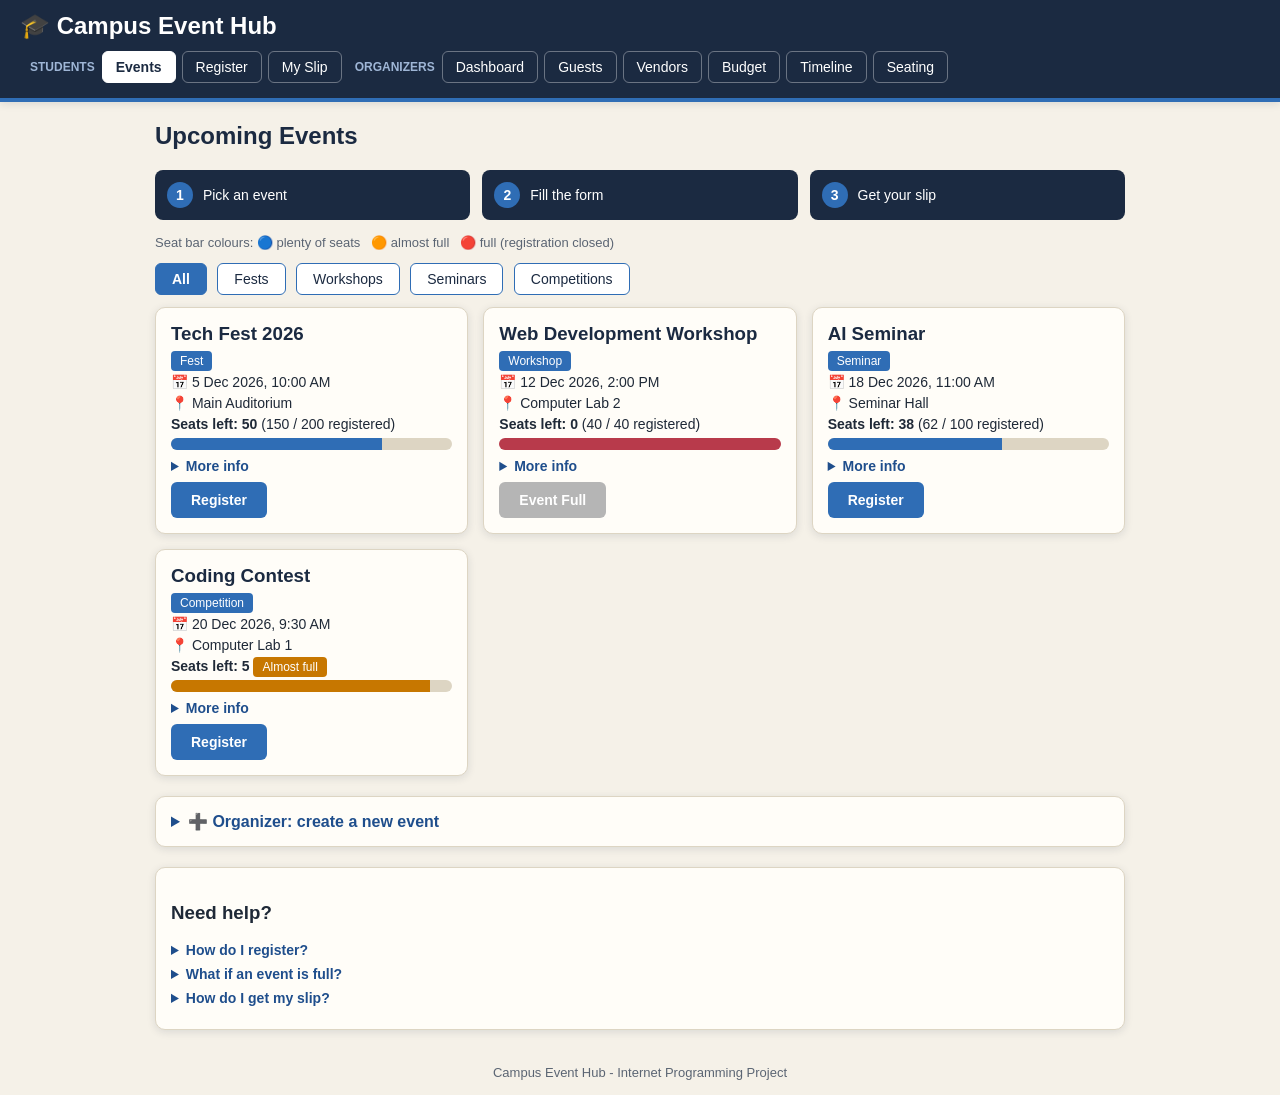
<file: index.html>
<!DOCTYPE html>
<html lang="en">
<head>
  <meta charset="UTF-8">
  <meta name="viewport" content="width=device-width, initial-scale=1.0">
  <title>Campus Event Hub</title>

  <style>
       /* ===================================================
       CAMPUS EVENT HUB - professional navy + blue + beige
       =================================================== */

    /* ----- colours (change them all here) ----- */
    :root {
      --navy: #1b2a41;        /* header, table headings */
      --blue: #2f6db5;        /* buttons, highlights */
      --blue-dark: #1f4e8c;   /* button hover */
      --blue-light: #e8f0fa;  /* light blue background */
      --beige: #f5f1e8;       /* page background */
      --beige-dark: #ddd5c3;  /* borders */
      --card: #fffdf8;        /* card background */
      --text: #1f2937;        /* main text */
      --muted: #5b6573;       /* small grey text */
      --green: #2e7d5b;
      --orange: #c77700;
      --red: #b83a4b;
      --grey: #6b7280;
      --shadow: 0 2px 8px rgba(27, 42, 65, 0.12);
    }

    * { box-sizing: border-box; }
    html { scroll-behavior: smooth; }

    body {
      font-family: Arial, sans-serif;
      margin: 0;
      background: var(--beige);
      color: var(--text);
    }

    /* ----- header + menu (stays on top while scrolling) ----- */
    header {
      background: var(--navy);
      padding: 12px 20px;
      position: sticky;
      top: 0;
      z-index: 5;
      border-bottom: 4px solid var(--blue);
      box-shadow: var(--shadow);
    }

    header h1 {
      margin: 0 0 8px 0;
      font-size: 24px;
      color: white;
    }

    nav { display: flex; flex-wrap: wrap; align-items: center; }

    .nav-title {
      color: #9fb6d6;
      font-size: 12px;
      font-weight: bold;
      margin: 0 4px 0 10px;
    }

    nav a {
      display: inline-block;
      color: white;
      text-decoration: none;
      padding: 7px 13px;
      margin: 3px;
      border-radius: 6px;
      border: 1px solid rgba(255, 255, 255, 0.35);
      font-size: 14px;
      transition: 0.3s;
    }

    nav a:hover { background: var(--blue); border-color: var(--blue); }

    /* the menu button of the page you are on is highlighted */
    body:not(:has(:target)) nav a[href="#events"],
    body:has(#events:target, #events :target) nav a[href="#events"],
    body:has(#register:target) nav a[href="#register"],
    body:has(#slip:target) nav a[href="#slip"],
    body:has(#dashboard:target) nav a[href="#dashboard"],
    body:has(#guests:target, #guests :target) nav a[href="#guests"],
    body:has(#vendors:target, #vendors :target) nav a[href="#vendors"],
    body:has(#budget:target, #budget :target) nav a[href="#budget"],
    body:has(#timeline:target, #timeline :target) nav a[href="#timeline"],
    body:has(#seating:target, #seating :target) nav a[href="#seating"] {
      background: white;
      color: var(--navy);
      border-color: white;
      font-weight: bold;
    }

    main { max-width: 1000px; margin: 20px auto; padding: 0 15px; }
    footer { text-align: center; padding: 15px; color: var(--muted); font-size: 13px; }
    .note { font-size: 13px; color: var(--muted); }
    h2 { color: var(--navy); }

    /* ----- PAGES: only one page is visible at a time ----- */
    .page { display: none; scroll-margin-top: 140px; }
    .page:target { display: block; }
    .page:has(:target) { display: block; }
    body:not(:has(:target)) #events { display: block; }   /* first page by default */

    /* ----- cards ----- */
    .card {
      background: var(--card);
      padding: 15px;
      border-radius: 10px;
      margin-bottom: 20px;
      border: 1px solid var(--beige-dark);
      box-shadow: var(--shadow);
      transition: 0.3s;
    }
    .card:hover {
      transform: translateY(-3px);
      border-color: var(--blue);
    }

    /* ----- buttons ----- */
    .btn, button {
      display: inline-block;
      background: var(--blue);
      color: white;
      font-weight: bold;
      border: none;
      padding: 10px 20px;
      border-radius: 6px;
      font-size: 14px;
      text-decoration: none;
      cursor: pointer;
      transition: 0.3s;
    }
    .btn:hover, button:hover { background: var(--blue-dark); transform: translateY(-2px); }
    .btn.disabled { background: #b5b5b5; color: #fff; cursor: not-allowed; }
    .btn.disabled:hover { background: #b5b5b5; transform: none; }

    /* ----- how it works strip ----- */
    .steps { display: grid; grid-template-columns: repeat(auto-fit, minmax(180px, 1fr)); gap: 12px; margin-bottom: 15px; }
    .step { background: var(--navy); color: white; padding: 12px; border-radius: 8px; font-size: 14px; }
    .step b {
      display: inline-block; background: var(--blue); color: white;
      width: 26px; height: 26px; line-height: 26px; text-align: center;
      border-radius: 50%; margin-right: 6px;
    }

    /* ----- FILTER BUTTONS (hidden radio + label) ----- */
    .filterbox > input { display: none; }

    .filterbox > label {
      display: inline-block;
      background: white;
      color: var(--navy);
      border: 1px solid var(--blue);
      padding: 7px 16px;
      margin: 0 6px 12px 0;
      border-radius: 6px;
      font-size: 14px;
      font-weight: normal;
      cursor: pointer;
      transition: 0.3s;
    }
    .filterbox > label:hover { background: var(--blue-light); }

    /* chosen button is highlighted */
    .filterbox > input:checked + label {
      background: var(--blue);
      color: white;
      font-weight: bold;
    }

    /* events page: hide cards that do not match */
    #ev-fest:checked ~ .events .card:not(.fest),
    #ev-workshop:checked ~ .events .card:not(.workshop),
    #ev-seminar:checked ~ .events .card:not(.seminar),
    #ev-competition:checked ~ .events .card:not(.competition) { display: none; }

    /* guests page: hide rows that do not match */
    #g-yes:checked ~ .table-wrap tbody tr:not(.yes),
    #g-no:checked ~ .table-wrap tbody tr:not(.no),
    #g-pending:checked ~ .table-wrap tbody tr:not(.pending) { display: none; }

    /* vendors page: hide rows that do not match */
    #v-confirmed:checked ~ .table-wrap tbody tr:not(.confirmed),
    #v-contacted:checked ~ .table-wrap tbody tr:not(.contacted),
    #v-notcontacted:checked ~ .table-wrap tbody tr:not(.notcontacted) { display: none; }

    /* ----- event cards ----- */
    .events { display: grid; grid-template-columns: repeat(auto-fill, minmax(250px, 1fr)); gap: 15px; margin-bottom: 20px; }
    .events .card { margin-bottom: 0; }
    .events h3 { margin: 0 0 6px 0; color: var(--navy); }
    .events p { margin: 5px 0; font-size: 14px; }

    /* click to open boxes */
    details { margin: 8px 0; }
    summary { cursor: pointer; color: var(--blue-dark); font-weight: bold; font-size: 14px; }
    summary:hover { text-decoration: underline; }
    details p { background: var(--blue-light); padding: 6px 8px; border-radius: 6px; font-size: 14px; }
    details.card summary { font-size: 16px; }

    /* ----- seat / progress bars (they grow when the page opens) ----- */
    .progress { background: var(--beige-dark); border-radius: 10px; height: 12px; overflow: hidden; margin: 6px 0; }
    .bar { background: var(--blue); height: 100%; animation: grow 1.2s ease; }
    .bar.warn { background: var(--orange); }
    .bar.full { background: var(--red); }
    @keyframes grow { from { width: 0; } }

    /* ----- badges ----- */
    .badge { padding: 3px 9px; border-radius: 4px; font-size: 12px; color: white; white-space: nowrap; }
    .badge.green  { background: var(--green); }
    .badge.red    { background: var(--red); }
    .badge.grey   { background: var(--grey); }
    .badge.orange { background: var(--orange); }
    .badge.blue   { background: var(--blue); }

    /* ----- forms ----- */
    .form-grid { display: grid; grid-template-columns: repeat(auto-fit, minmax(220px, 1fr)); gap: 12px; margin-bottom: 12px; }

    label { display: flex; flex-direction: column; font-size: 14px; font-weight: bold; }

    input, select, textarea {
      padding: 9px;
      margin-top: 4px;
      border: 1px solid #bdb6a3;
      border-radius: 6px;
      background: white;
      color: var(--text);
      font-size: 14px;
      font-weight: normal;
      font-family: Arial, sans-serif;
      transition: 0.3s;
    }

    /* blue outline when you click in a box */
    input:focus, select:focus, textarea:focus {
      outline: none;
      border-color: var(--blue);
      box-shadow: 0 0 0 3px rgba(47, 109, 181, 0.25);
    }

    /* red = wrong, green = correct */
    input:user-invalid, select:user-invalid, textarea:user-invalid { border-color: var(--red); background: #fdf1f2; }
    input:user-valid, textarea:user-valid { border-color: var(--green); }

    /* small help text, visible only while typing in that box */
    .hint { display: none; font-size: 12px; font-weight: normal; color: var(--blue-dark); margin-top: 3px; }
    input:focus ~ .hint, textarea:focus ~ .hint { display: block; }

    .agree { flex-direction: row; align-items: center; font-weight: normal; margin-bottom: 12px; }
    .agree input { margin: 0 8px 0 0; }

    /* ----- event choice cards (register page) ----- */
    .choice { position: relative; margin-bottom: 15px; }
    .choice input { position: absolute; opacity: 0; }
    .choice label {
      display: block; font-weight: normal; background: white;
      border: 1px solid var(--beige-dark); border-radius: 8px;
      padding: 10px 12px; margin-bottom: 8px; cursor: pointer; transition: 0.3s;
    }
    .choice label:hover { border-color: var(--blue); background: var(--blue-light); }
    .choice input:checked + label { border: 2px solid var(--blue); background: var(--blue-light); }
    .choice input:checked + label::after { content: "  ✔ Selected"; color: var(--blue-dark); font-weight: bold; }
    .choice input:disabled + label { opacity: 0.5; cursor: not-allowed; background: #eee; border-color: var(--beige-dark); }
    .choice label span { display: block; font-size: 13px; color: var(--muted); margin-top: 3px; }

    /* ----- success message (shown after a form is sent) ----- */
    .success-msg {
      display: none;
      background: #e7f4ed;
      color: #1e5a3f;
      border: 1px solid var(--green);
      border-left: 6px solid var(--green);
      padding: 12px 18px;
      border-radius: 6px;
      margin-bottom: 15px;
      font-weight: bold;
      scroll-margin-top: 140px;
    }
    .success-msg:target { display: block; }

    /* ----- dashboard ----- */
    .stats { display: grid; grid-template-columns: repeat(auto-fit, minmax(150px, 1fr)); gap: 12px; margin-bottom: 20px; }
    .stat {
      background: var(--card); padding: 15px; text-align: center; border-radius: 10px;
      border: 1px solid var(--beige-dark); border-top: 4px solid var(--blue);
      box-shadow: var(--shadow); transition: 0.3s;
    }
    .stat:hover { transform: translateY(-3px); }
    .stat .number { font-size: 24px; font-weight: bold; color: var(--navy); }
    .summary-text { font-weight: bold; color: var(--blue-dark); }

    /* ----- tables ----- */
    .table-wrap { overflow-x: auto; }
    table { width: 100%; border-collapse: collapse; }
    th, td { padding: 9px; border-bottom: 1px solid var(--beige-dark); text-align: left; font-size: 14px; }
    th { background: var(--navy); color: white; }
    tbody tr:hover { background: var(--blue-light); }

    .notif-list { list-style: none; padding: 0; margin: 0; }
    .notif-list li { padding: 10px; margin-bottom: 8px; background: white; border-left: 4px solid var(--blue); border-radius: 4px; font-size: 14px; }

    /* ----- timeline tick boxes ----- */
    label.task { flex-direction: row; align-items: center; font-weight: normal; }
    label.task input { margin: 0 8px 0 0; }
    label.task input:checked + span { text-decoration: line-through; color: #888; }

    /* ----- seating ----- */
    .tables-grid { display: grid; grid-template-columns: repeat(auto-fill, minmax(200px, 1fr)); gap: 12px; margin-bottom: 15px; }
    .table-card { border: 1px solid var(--blue); border-radius: 8px; padding: 10px; background: white; transition: 0.3s; }
    .table-card:hover { background: var(--blue-light); }
    .table-card h4 { margin: 0 0 4px 0; color: var(--navy); }
    .table-card ul { padding-left: 18px; margin: 8px 0 0 0; font-size: 14px; }

    .messages { padding-left: 18px; font-size: 14px; }
    .messages li { margin-bottom: 6px; }

    /* ----- confirmation slip ----- */
    .slip {
      max-width: 500px; margin: 0 auto 20px auto; background: white; padding: 20px;
      border: 2px dashed var(--blue); border-radius: 10px; box-shadow: var(--shadow);
    }
    .slip h2 { text-align: center; margin-top: 0; }
    .slip td:first-child { font-weight: bold; width: 40%; }
    .slip .confirmed { text-align: center; color: var(--green); font-size: 22px; font-weight: bold; margin-top: 15px; }
    .slip-buttons { text-align: center; }

    /* ----- printing: only the visible page (the slip) is printed ----- */
    @media print {
      header, footer, .no-print { display: none; }
      body { background: white; }
      .slip { box-shadow: none; }
    }

    /* ----- mobile ----- */
    @media (max-width: 600px) {
      header { position: static; }
      header h1 { font-size: 20px; }
      nav a { font-size: 12px; padding: 6px 10px; }
    }
  </style>
</head>

<body>

  <!-- ===================== HEADER + MENU ===================== -->
  <header>
    <h1>🎓 Campus Event Hub</h1>
    <nav>
      <span class="nav-title">STUDENTS</span>
      <a href="#events">Events</a>
      <a href="#register">Register</a>
      <a href="#slip">My Slip</a>

      <span class="nav-title">ORGANIZERS</span>
      <a href="#dashboard">Dashboard</a>
      <a href="#guests">Guests</a>
      <a href="#vendors">Vendors</a>
      <a href="#budget">Budget</a>
      <a href="#timeline">Timeline</a>
      <a href="#seating">Seating</a>
    </nav>
  </header>

  <main>

    <!-- =====================================================
         PAGE 1: EVENTS  (students browse events and seats)
         ===================================================== -->
    <section id="events" class="page">
      <div id="event-ok" class="success-msg">✔ Event created successfully!</div>

      <h2>Upcoming Events</h2>

      <div class="steps">
        <div class="step"><b>1</b> Pick an event</div>
        <div class="step"><b>2</b> Fill the form</div>
        <div class="step"><b>3</b> Get your slip</div>
      </div>

      <p class="note">Seat bar colours: 🔵 plenty of seats &nbsp; 🟠 almost full &nbsp; 🔴 full (registration closed)</p>

      <div class="filterbox">
        <input type="radio" name="evfilter" id="ev-all" checked>
        <label for="ev-all">All</label>
        <input type="radio" name="evfilter" id="ev-fest">
        <label for="ev-fest">Fests</label>
        <input type="radio" name="evfilter" id="ev-workshop">
        <label for="ev-workshop">Workshops</label>
        <input type="radio" name="evfilter" id="ev-seminar">
        <label for="ev-seminar">Seminars</label>
        <input type="radio" name="evfilter" id="ev-competition">
        <label for="ev-competition">Competitions</label>

        <div class="events">

          <div class="card fest">
            <h3>Tech Fest 2026</h3>
            <span class="badge blue">Fest</span>
            <p>📅 5 Dec 2026, 10:00 AM</p>
            <p>📍 Main Auditorium</p>
            <p><b>Seats left: 50</b> (150 / 200 registered)</p>
            <div class="progress"><div class="bar" style="width: 75%;"></div></div>
            <details>
              <summary>More info</summary>
              <p>A full-day fest with tech talks, project displays and fun games.</p>
              <p>✅ Eligibility: All students</p>
            </details>
            <a class="btn" href="#register">Register</a>
          </div>

          <div class="card workshop">
            <h3>Web Development Workshop</h3>
            <span class="badge blue">Workshop</span>
            <p>📅 12 Dec 2026, 2:00 PM</p>
            <p>📍 Computer Lab 2</p>
            <p><b>Seats left: 0</b> (40 / 40 registered)</p>
            <div class="progress"><div class="bar full" style="width: 100%;"></div></div>
            <details>
              <summary>More info</summary>
              <p>Hands-on workshop to build your first website with HTML and CSS.</p>
              <p>✅ Eligibility: CSE / IT, 1st and 2nd year</p>
            </details>
            <span class="btn disabled">Event Full</span>
          </div>

          <div class="card seminar">
            <h3>AI Seminar</h3>
            <span class="badge blue">Seminar</span>
            <p>📅 18 Dec 2026, 11:00 AM</p>
            <p>📍 Seminar Hall</p>
            <p><b>Seats left: 38</b> (62 / 100 registered)</p>
            <div class="progress"><div class="bar" style="width: 62%;"></div></div>
            <details>
              <summary>More info</summary>
              <p>An introduction to Artificial Intelligence by an industry guest.</p>
              <p>✅ Eligibility: All students</p>
            </details>
            <a class="btn" href="#register">Register</a>
          </div>

          <div class="card competition">
            <h3>Coding Contest</h3>
            <span class="badge blue">Competition</span>
            <p>📅 20 Dec 2026, 9:30 AM</p>
            <p>📍 Computer Lab 1</p>
            <p><b>Seats left: 5</b> <span class="badge orange">Almost full</span></p>
            <div class="progress"><div class="bar warn" style="width: 92%;"></div></div>
            <details>
              <summary>More info</summary>
              <p>Solve coding problems against the clock and win prizes.</p>
              <p>✅ Eligibility: All years</p>
            </details>
            <a class="btn" href="#register">Register</a>
          </div>

        </div>
      </div>

      <!-- organizer: create event (click to open) -->
      <details class="card">
        <summary>➕ Organizer: create a new event</summary>
        <form method="get" action="#event-ok">
          <div class="form-grid" style="margin-top: 12px;">
            <label>Event Title *
              <input type="text" name="title" required minlength="3" maxlength="60" placeholder="e.g. Robotics Workshop">
              <span class="hint">At least 3 letters.</span>
            </label>
            <label>Category *
              <select name="category" required>
                <option>Fest</option>
                <option>Workshop</option>
                <option>Seminar</option>
                <option>Competition</option>
              </select>
            </label>
            <label>Date *
              <input type="date" name="date" required>
            </label>
            <label>Time *
              <input type="time" name="time" required>
            </label>
            <label>Venue *
              <input type="text" name="venue" required maxlength="40" placeholder="e.g. Seminar Hall">
            </label>
            <label>Eligibility *
              <select name="eligibility" required>
                <option>All students</option>
                <option>1st year only</option>
                <option>CSE / IT only</option>
                <option>Final year only</option>
              </select>
            </label>
            <label>Seat Limit (1 - 500) *
              <input type="number" name="limit" required min="1" max="500" placeholder="e.g. 100">
              <span class="hint">No more students than this can register.</span>
            </label>
            <label>Description *
              <textarea name="description" rows="2" required minlength="10" maxlength="150" placeholder="Short description of the event"></textarea>
              <span class="hint">10 to 150 characters.</span>
            </label>
          </div>
          <button type="submit">Create Event</button>
        </form>
      </details>

      <!-- help -->
      <div class="card">
        <h3>Need help?</h3>
        <details>
          <summary>How do I register?</summary>
          <p>Click Register on an event, choose it, fill in your details and submit the form.</p>
        </details>
        <details>
          <summary>What if an event is full?</summary>
          <p>Full events cannot be selected. Please choose another event.</p>
        </details>
        <details>
          <summary>How do I get my slip?</summary>
          <p>After registering you will see your slip. Press Ctrl + P to print it or save it as a PDF.</p>
        </details>
      </div>
    </section>


    <!-- =====================================================
         PAGE 2: REGISTER  (student registration form)
         ===================================================== -->
    <section id="register" class="page">
      <h2>Student Registration</h2>

      <!-- after a valid submit, the Slip page opens -->
      <form class="card" method="get" action="#slip">

        <h3>Step 1: Choose an event</h3>
        <div class="choice">
          <input type="radio" name="event" id="e1" value="Tech Fest 2026" required>
          <label for="e1"><b>Tech Fest 2026</b><span>5 Dec 2026 - 50 seats left</span></label>

          <input type="radio" name="event" id="e2" value="Web Development Workshop" disabled>
          <label for="e2"><b>Web Development Workshop</b><span>12 Dec 2026 - FULL (cannot select)</span></label>

          <input type="radio" name="event" id="e3" value="AI Seminar">
          <label for="e3"><b>AI Seminar</b><span>18 Dec 2026 - 38 seats left</span></label>

          <input type="radio" name="event" id="e4" value="Coding Contest">
          <label for="e4"><b>Coding Contest</b><span>20 Dec 2026 - only 5 seats left!</span></label>
        </div>

        <h3>Step 2: Your details</h3>
        <div class="form-grid">
          <label>Full Name *
            <input type="text" name="name" required minlength="3" maxlength="40" placeholder="e.g. Ravi Kumar">
            <span class="hint">Enter at least 3 letters.</span>
          </label>
          <label>Roll Number *
            <input type="text" name="roll" required minlength="5" maxlength="12" placeholder="e.g. 25CS101">
            <span class="hint">Use the roll number on your ID card.</span>
          </label>
          <label>Email *
            <input type="email" name="email" required placeholder="e.g. ravi@college.edu">
            <span class="hint">Your confirmation will be sent here.</span>
          </label>
          <label>Phone *
            <input type="text" name="phone" required pattern="[0-9]{10}" maxlength="10" title="Enter exactly 10 digits" placeholder="9876543210">
            <span class="hint">Exactly 10 digits, numbers only.</span>
          </label>
          <label>Year *
            <select name="year" required>
              <option value="">-- Select --</option>
              <option>1st Year</option>
              <option>2nd Year</option>
              <option>3rd Year</option>
              <option>4th Year</option>
            </select>
          </label>
          <label>Branch *
            <select name="branch" required>
              <option value="">-- Select --</option>
              <option>CSE</option>
              <option>IT</option>
              <option>ECE</option>
              <option>Mechanical</option>
              <option>Civil</option>
            </select>
          </label>
        </div>

        <label class="agree">
          <input type="checkbox" name="agree" required>
          I meet the eligibility rules of this event.
        </label>

        <button type="submit">Register Now</button>
      </form>
    </section>


    <!-- =====================================================
         PAGE 3: MY SLIP  (confirmation slip, printable)
         ===================================================== -->
    <section id="slip" class="page">
      <div class="success-msg no-print" style="display: block;">
        ✔ Registration successful! A confirmation email has been sent to ravi@college.edu.
      </div>

      <p class="note no-print">To print or download this slip, press Ctrl + P and choose "Save as PDF" or a printer. (Sample slip shown.)</p>

      <div class="slip">
        <h2>Registration Confirmation Slip</h2>
        <table>
          <tr><td>Registration ID</td><td>CEM-2026-0151</td></tr>
          <tr><td>Student Name</td><td>Ravi Kumar</td></tr>
          <tr><td>Roll Number</td><td>25CS101</td></tr>
          <tr><td>Event</td><td>Tech Fest 2026</td></tr>
          <tr><td>Date &amp; Time</td><td>5 Dec 2026, 10:00 AM</td></tr>
          <tr><td>Venue</td><td>Main Auditorium</td></tr>
          <tr><td>Seat Number</td><td>151</td></tr>
        </table>
        <p class="confirmed">✔ CONFIRMED</p>
        <p class="note">Please carry this slip and your college ID card to the event.</p>
      </div>

      <p class="slip-buttons no-print">
        <a class="btn" href="#register">Register for another event</a>
        <a class="btn" href="#events">Back to events</a>
      </p>
    </section>


    <!-- =====================================================
         PAGE 4: DASHBOARD  (organizer summary)
         ===================================================== -->
    <section id="dashboard" class="page">
      <h2>Organizer Dashboard</h2>
      <p class="note">A quick summary of everything. (Sample data is shown.)</p>

      <div class="stats">
        <div class="stat"><div class="number">4</div>Total Events</div>
        <div class="stat"><div class="number">400</div>Total Seats</div>
        <div class="stat"><div class="number">307</div>Registered</div>
        <div class="stat"><div class="number">93</div>Seats Left</div>
        <div class="stat"><div class="number">2 / 4</div>Guests Said Yes</div>
        <div class="stat"><div class="number">2 / 4</div>Vendors Confirmed</div>
        <div class="stat"><div class="number">₹73,500</div>Budget Spent</div>
        <div class="stat"><div class="number">3 / 6</div>Tasks Done</div>
      </div>

      <div class="card">
        <h3>Overall Progress</h3>
        <p>Seats filled: 77%</p>
        <div class="progress"><div class="bar" style="width: 77%;"></div></div>
        <p>Budget used: 65%</p>
        <div class="progress"><div class="bar" style="width: 65%;"></div></div>
        <p>Tasks completed: 50%</p>
        <div class="progress"><div class="bar" style="width: 50%;"></div></div>
      </div>

      <div class="card">
        <h3>Seat Status</h3>
        <div class="table-wrap">
          <table>
            <thead>
              <tr><th>Event</th><th>Registered / Limit</th><th>Filled</th><th>Status</th></tr>
            </thead>
            <tbody>
              <tr>
                <td>Tech Fest 2026</td><td>150 / 200</td>
                <td><div class="progress"><div class="bar" style="width: 75%;"></div></div></td>
                <td><span class="badge green">Open</span></td>
              </tr>
              <tr>
                <td>Web Development Workshop</td><td>40 / 40</td>
                <td><div class="progress"><div class="bar full" style="width: 100%;"></div></div></td>
                <td><span class="badge red">Full</span></td>
              </tr>
              <tr>
                <td>AI Seminar</td><td>62 / 100</td>
                <td><div class="progress"><div class="bar" style="width: 62%;"></div></div></td>
                <td><span class="badge green">Open</span></td>
              </tr>
              <tr>
                <td>Coding Contest</td><td>55 / 60</td>
                <td><div class="progress"><div class="bar warn" style="width: 92%;"></div></div></td>
                <td><span class="badge orange">Almost Full</span></td>
              </tr>
            </tbody>
          </table>
        </div>
      </div>

      <div class="card">
        <h3>Recent Registrations</h3>
        <div class="table-wrap">
          <table>
            <thead>
              <tr><th>Reg. ID</th><th>Student</th><th>Roll No.</th><th>Event</th></tr>
            </thead>
            <tbody>
              <tr><td>CEM-2026-0151</td><td>Ravi Kumar</td><td>25CS101</td><td>Tech Fest 2026</td></tr>
              <tr><td>CEM-2026-0152</td><td>Anita Sharma</td><td>25IT045</td><td>AI Seminar</td></tr>
              <tr><td>CEM-2026-0153</td><td>Karan Mehta</td><td>25EC012</td><td>Coding Contest</td></tr>
              <tr><td>CEM-2026-0154</td><td>Sneha Reddy</td><td>25CS077</td><td>Tech Fest 2026</td></tr>
            </tbody>
          </table>
        </div>
      </div>

      <div class="card">
        <h3>🔔 Notifications</h3>
        <ul class="notif-list">
          <li>📧 Confirmation email sent to ravi@college.edu for Tech Fest 2026.</li>
          <li>⚠️ Coding Contest has only 5 seats left.</li>
          <li>🚫 Web Development Workshop is full. Registration is closed.</li>
          <li>⏰ Reminder: AI Seminar is on 18 Dec 2026 at 11:00 AM.</li>
        </ul>
      </div>
    </section>


    <!-- =====================================================
         PAGE 5: GUESTS & RSVP  (invited guests)
         ===================================================== -->
    <section id="guests" class="page">
      <div id="guest-ok" class="success-msg">✔ Guest saved successfully!</div>

      <h2>Invited Guests &amp; RSVP</h2>

      <form class="card" method="get" action="#guest-ok">
        <h3>Add Invited Guest</h3>
        <div class="form-grid">
          <label>Event *
            <select name="event" required>
              <option value="">-- Select event --</option>
              <option>Tech Fest 2026</option>
              <option>Web Development Workshop</option>
              <option>AI Seminar</option>
              <option>Coding Contest</option>
            </select>
          </label>
          <label>Guest Name *
            <input type="text" name="guest" required minlength="3" maxlength="40" placeholder="e.g. Dr. Meena Rao">
            <span class="hint">At least 3 letters.</span>
          </label>
          <label>Role *
            <select name="role" required>
              <option>Chief Guest</option>
              <option>Speaker</option>
              <option>Judge</option>
              <option>Guest</option>
            </select>
          </label>
          <label>Email *
            <input type="email" name="email" required placeholder="e.g. meena@example.com">
            <span class="hint">RSVP link is sent here.</span>
          </label>
          <label>RSVP Status *
            <select name="rsvp" required>
              <option>Pending</option>
              <option>Yes</option>
              <option>No</option>
            </select>
          </label>
        </div>
        <button type="submit">Add Guest</button>
      </form>

      <div class="card">
        <h3>Guest List (Yes: 2 | No: 1 | Pending: 1)</h3>
        <div class="filterbox">
          <input type="radio" name="gfilter" id="g-all" checked>
          <label for="g-all">All</label>
          <input type="radio" name="gfilter" id="g-yes">
          <label for="g-yes">Yes</label>
          <input type="radio" name="gfilter" id="g-no">
          <label for="g-no">No</label>
          <input type="radio" name="gfilter" id="g-pending">
          <label for="g-pending">Pending</label>

          <div class="table-wrap">
            <table>
              <thead>
                <tr><th>Name</th><th>Role</th><th>Event</th><th>RSVP</th></tr>
              </thead>
              <tbody>
                <tr class="yes"><td>Dr. Meena Rao</td><td>Chief Guest</td><td>Tech Fest 2026</td><td><span class="badge green">Yes</span></td></tr>
                <tr class="yes"><td>Mr. Arun Verma</td><td>Speaker</td><td>AI Seminar</td><td><span class="badge green">Yes</span></td></tr>
                <tr class="pending"><td>Ms. Kavya Iyer</td><td>Judge</td><td>Coding Contest</td><td><span class="badge grey">Pending</span></td></tr>
                <tr class="no"><td>Prof. R. Sharma</td><td>Guest</td><td>Tech Fest 2026</td><td><span class="badge red">No</span></td></tr>
              </tbody>
            </table>
          </div>
        </div>
      </div>
    </section>


    <!-- =====================================================
         PAGE 6: VENDORS  (vendors + communication)
         ===================================================== -->
    <section id="vendors" class="page">
      <div id="vendor-ok" class="success-msg">✔ Vendor saved successfully!</div>
      <div id="msg-ok" class="success-msg">✔ Message sent to the vendor!</div>

      <h2>Vendors</h2>

      <form class="card" method="get" action="#vendor-ok">
        <h3>Add Vendor</h3>
        <div class="form-grid">
          <label>Event *
            <select name="event" required>
              <option value="">-- Select event --</option>
              <option>Tech Fest 2026</option>
              <option>Web Development Workshop</option>
              <option>AI Seminar</option>
              <option>Coding Contest</option>
            </select>
          </label>
          <label>Vendor Name *
            <input type="text" name="vendor" required minlength="2" maxlength="40" placeholder="e.g. Royal Caterers">
            <span class="hint">At least 2 letters.</span>
          </label>
          <label>Category *
            <select name="category" required>
              <option>Catering</option>
              <option>Decoration</option>
              <option>Photography</option>
              <option>Sound / DJ</option>
              <option>Printing</option>
              <option>Other</option>
            </select>
          </label>
          <label>Phone *
            <input type="text" name="phone" required pattern="[0-9]{10}" maxlength="10" title="Enter exactly 10 digits" placeholder="9876543210">
            <span class="hint">Exactly 10 digits, numbers only.</span>
          </label>
          <label>Status *
            <select name="status" required>
              <option>Not Contacted</option>
              <option>Contacted</option>
              <option>Confirmed</option>
            </select>
          </label>
        </div>
        <button type="submit">Add Vendor</button>
      </form>

      <div class="card">
        <h3>Vendor List</h3>
        <div class="filterbox">
          <input type="radio" name="vfilter" id="v-all" checked>
          <label for="v-all">All</label>
          <input type="radio" name="vfilter" id="v-confirmed">
          <label for="v-confirmed">Confirmed</label>
          <input type="radio" name="vfilter" id="v-contacted">
          <label for="v-contacted">Contacted</label>
          <input type="radio" name="vfilter" id="v-notcontacted">
          <label for="v-notcontacted">Not Contacted</label>

          <div class="table-wrap">
            <table>
              <thead>
                <tr><th>Vendor</th><th>Category</th><th>Phone</th><th>Event</th><th>Status</th></tr>
              </thead>
              <tbody>
                <tr class="confirmed"><td>Royal Caterers</td><td>Catering</td><td>9876543210</td><td>Tech Fest 2026</td><td><span class="badge green">Confirmed</span></td></tr>
                <tr class="contacted"><td>Bloom Decor</td><td>Decoration</td><td>9123456780</td><td>Tech Fest 2026</td><td><span class="badge blue">Contacted</span></td></tr>
                <tr class="notcontacted"><td>Click Studio</td><td>Photography</td><td>9988776655</td><td>AI Seminar</td><td><span class="badge grey">Not Contacted</span></td></tr>
                <tr class="confirmed"><td>Sound Pro</td><td>Sound / DJ</td><td>9112233445</td><td>AI Seminar</td><td><span class="badge green">Confirmed</span></td></tr>
              </tbody>
            </table>
          </div>
        </div>
      </div>

      <form class="card" method="get" action="#msg-ok">
        <h3>Message a Vendor</h3>
        <div class="form-grid">
          <label>Vendor *
            <select name="vendor" required>
              <option value="">-- Select vendor --</option>
              <option>Royal Caterers</option>
              <option>Bloom Decor</option>
              <option>Click Studio</option>
              <option>Sound Pro</option>
            </select>
          </label>
          <label>Message *
            <textarea name="message" rows="3" required minlength="5" maxlength="200" placeholder="Type your message to the vendor..."></textarea>
            <span class="hint">5 to 200 characters.</span>
          </label>
        </div>
        <button type="submit">Send Message</button>

        <h4>Message History</h4>
        <ul class="messages">
          <li><b>Royal Caterers</b> (20 Nov): Please confirm the final menu for 300 guests.</li>
          <li><b>Bloom Decor</b> (18 Nov): Can you share photos of the stage decoration?</li>
          <li><b>Sound Pro</b> (15 Nov): Booking confirmed for 18 December, 9 AM setup.</li>
        </ul>
      </form>
    </section>


    <!-- =====================================================
         PAGE 7: BUDGET
         ===================================================== -->
    <section id="budget" class="page">
      <div id="budget-ok" class="success-msg">✔ Expense saved successfully!</div>

      <h2>Budget Tracking</h2>

      <form class="card" method="get" action="#budget-ok">
        <h3>Add Expense</h3>
        <div class="form-grid">
          <label>Event *
            <select name="event" required>
              <option value="">-- Select event --</option>
              <option>Tech Fest 2026</option>
              <option>Web Development Workshop</option>
              <option>AI Seminar</option>
              <option>Coding Contest</option>
            </select>
          </label>
          <label>Item *
            <input type="text" name="item" required minlength="2" maxlength="40" placeholder="e.g. Banners">
            <span class="hint">At least 2 letters.</span>
          </label>
          <label>Category *
            <select name="category" required>
              <option>Catering</option>
              <option>Decoration</option>
              <option>Equipment</option>
              <option>Prizes</option>
              <option>Printing</option>
              <option>Other</option>
            </select>
          </label>
          <label>Estimated Cost (₹) *
            <input type="number" name="estimated" required min="1" placeholder="5000">
            <span class="hint">Must be 1 or more.</span>
          </label>
          <label>Actual Cost (₹) *
            <input type="number" name="actual" required min="0" value="0">
          </label>
        </div>
        <button type="submit">Add Expense</button>
      </form>

      <div class="card">
        <h3>Budget Summary</h3>
        <p class="summary-text">Planned: ₹1,13,000 | Spent: ₹73,500 | Remaining: ₹39,500</p>
        <div class="progress"><div class="bar" style="width: 65%;"></div></div>
        <p class="note">65% of the planned budget has been used.</p>

        <div class="table-wrap">
          <table>
            <thead>
              <tr><th>Item</th><th>Event</th><th>Category</th><th>Estimated</th><th>Actual</th><th>Status</th></tr>
            </thead>
            <tbody>
              <tr><td>Food &amp; snacks</td><td>Tech Fest 2026</td><td>Catering</td><td>₹60,000</td><td>₹55,000</td><td><span class="badge green">Within budget</span></td></tr>
              <tr><td>Stage decoration</td><td>Tech Fest 2026</td><td>Decoration</td><td>₹25,000</td><td>₹0</td><td><span class="badge grey">Not paid yet</span></td></tr>
              <tr><td>Stage &amp; sound</td><td>AI Seminar</td><td>Equipment</td><td>₹15,000</td><td>₹16,000</td><td><span class="badge red">Over budget</span></td></tr>
              <tr><td>Winner prizes</td><td>Coding Contest</td><td>Prizes</td><td>₹10,000</td><td>₹0</td><td><span class="badge grey">Not paid yet</span></td></tr>
              <tr><td>Posters</td><td>Web Development Workshop</td><td>Printing</td><td>₹3,000</td><td>₹2,500</td><td><span class="badge green">Within budget</span></td></tr>
            </tbody>
          </table>
        </div>
      </div>
    </section>


    <!-- =====================================================
         PAGE 8: TIMELINE
         ===================================================== -->
    <section id="timeline" class="page">
      <div id="task-ok" class="success-msg">✔ Task saved successfully!</div>

      <h2>Timeline / Tasks</h2>

      <form class="card" method="get" action="#task-ok">
        <h3>Add Task</h3>
        <div class="form-grid">
          <label>Event *
            <select name="event" required>
              <option value="">-- Select event --</option>
              <option>Tech Fest 2026</option>
              <option>Web Development Workshop</option>
              <option>AI Seminar</option>
              <option>Coding Contest</option>
            </select>
          </label>
          <label>Task *
            <input type="text" name="task" required minlength="3" maxlength="60" placeholder="e.g. Book the projector">
            <span class="hint">At least 3 letters.</span>
          </label>
          <label>Due Date *
            <input type="date" name="due" required>
          </label>
        </div>
        <button type="submit">Add Task</button>
      </form>

      <div class="card">
        <h3>Task List (3 of 6 done)</h3>
        <div class="progress"><div class="bar" style="width: 50%;"></div></div>
        <p class="note">Tick the box when a task is finished.</p>
        <div class="table-wrap">
          <table>
            <thead>
              <tr><th>Task</th><th>Event</th><th>Due Date</th></tr>
            </thead>
            <tbody>
              <tr><td><label class="task"><input type="checkbox" checked><span>Book the main auditorium</span></label></td><td>Tech Fest 2026</td><td>10 Nov 2026</td></tr>
              <tr><td><label class="task"><input type="checkbox" checked><span>Invite the chief guest</span></label></td><td>Tech Fest 2026</td><td>15 Nov 2026</td></tr>
              <tr><td><label class="task"><input type="checkbox"><span>Finalise the catering menu</span></label></td><td>Tech Fest 2026</td><td>28 Nov 2026</td></tr>
              <tr><td><label class="task"><input type="checkbox"><span>Print the posters</span></label></td><td>Coding Contest</td><td>01 Dec 2026</td></tr>
              <tr><td><label class="task"><input type="checkbox" checked><span>Prepare the lab computers</span></label></td><td>Web Development Workshop</td><td>10 Dec 2026</td></tr>
              <tr><td><label class="task"><input type="checkbox"><span>Test the sound system</span></label></td><td>AI Seminar</td><td>15 Dec 2026</td></tr>
            </tbody>
          </table>
        </div>
      </div>
    </section>


    <!-- =====================================================
         PAGE 9: SEATING
         ===================================================== -->
    <section id="seating" class="page">
      <div id="seat-ok" class="success-msg">✔ Seat assigned successfully!</div>

      <h2>Seating Arrangement</h2>

      <form class="card" method="get" action="#seat-ok">
        <h3>Assign a Table</h3>
        <p class="note">Each table holds a maximum of 8 people. (Tech Fest 2026 hall)</p>
        <div class="form-grid">
          <label>Person *
            <select name="person" required>
              <option value="">-- Select person --</option>
              <option>Dr. Meena Rao (Chief Guest)</option>
              <option>Mr. Arun Verma (Speaker)</option>
              <option>Ravi Kumar</option>
              <option>Anita Sharma</option>
              <option>Sneha Reddy</option>
              <option>Karan Mehta</option>
            </select>
          </label>
          <label>Table Number (1-20) *
            <input type="number" name="table" required min="1" max="20">
            <span class="hint">Choose a number from 1 to 20.</span>
          </label>
        </div>
        <button type="submit">Assign Seat</button>
      </form>

      <div class="card">
        <h3>Tech Fest 2026 - Tables</h3>
        <div class="tables-grid">
          <div class="table-card">
            <h4>Table 1 (VIP)</h4>
            <small>2 / 8 seats</small>
            <ul><li>Dr. Meena Rao</li><li>Mr. Arun Verma</li></ul>
          </div>
          <div class="table-card">
            <h4>Table 2</h4>
            <small>3 / 8 seats</small>
            <ul><li>Ravi Kumar</li><li>Anita Sharma</li><li>Sneha Reddy</li></ul>
          </div>
          <div class="table-card">
            <h4>Table 3</h4>
            <small>0 / 8 seats</small>
            <ul><li>Empty</li></ul>
          </div>
        </div>

        <h4>People without a table</h4>
        <ul>
          <li>Karan Mehta</li>
        </ul>
      </div>
    </section>

  </main>

  <footer>Campus Event Hub - Internet Programming Project</footer>

</body>
</html>
</file>
